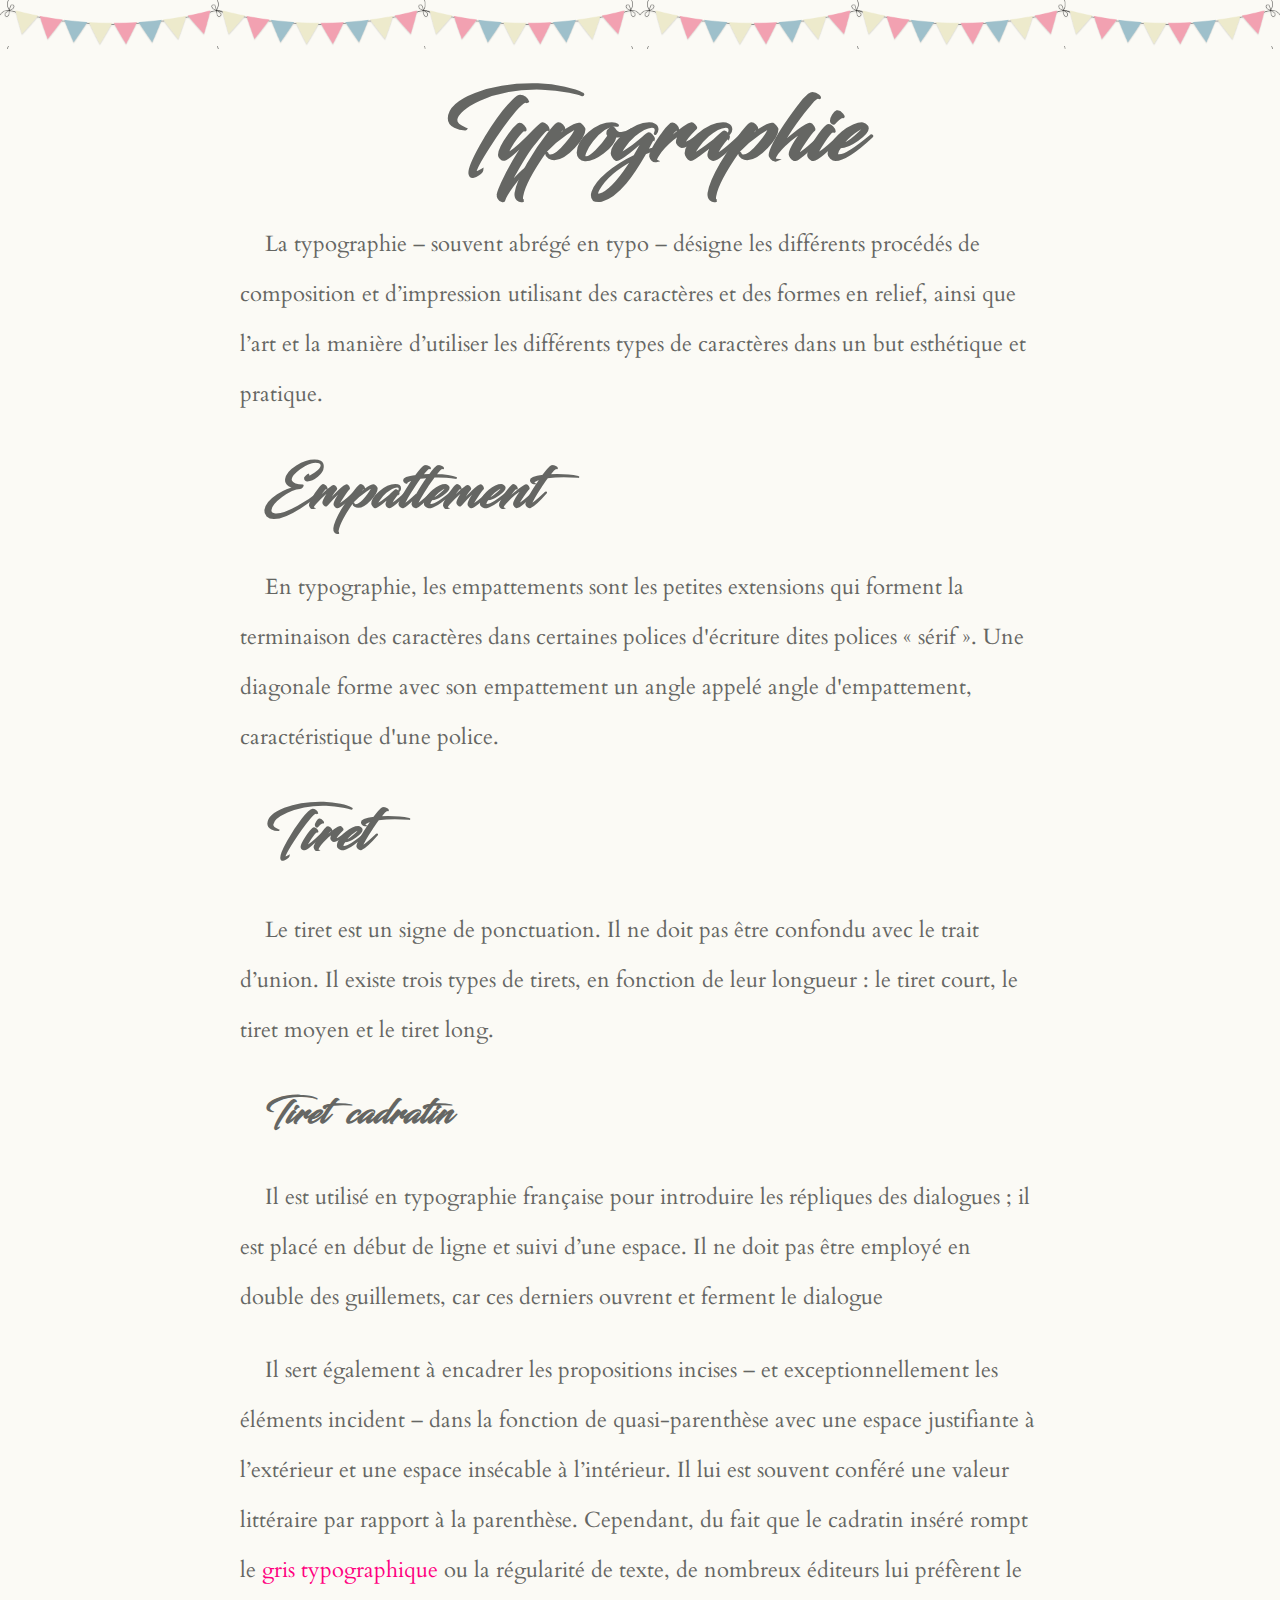
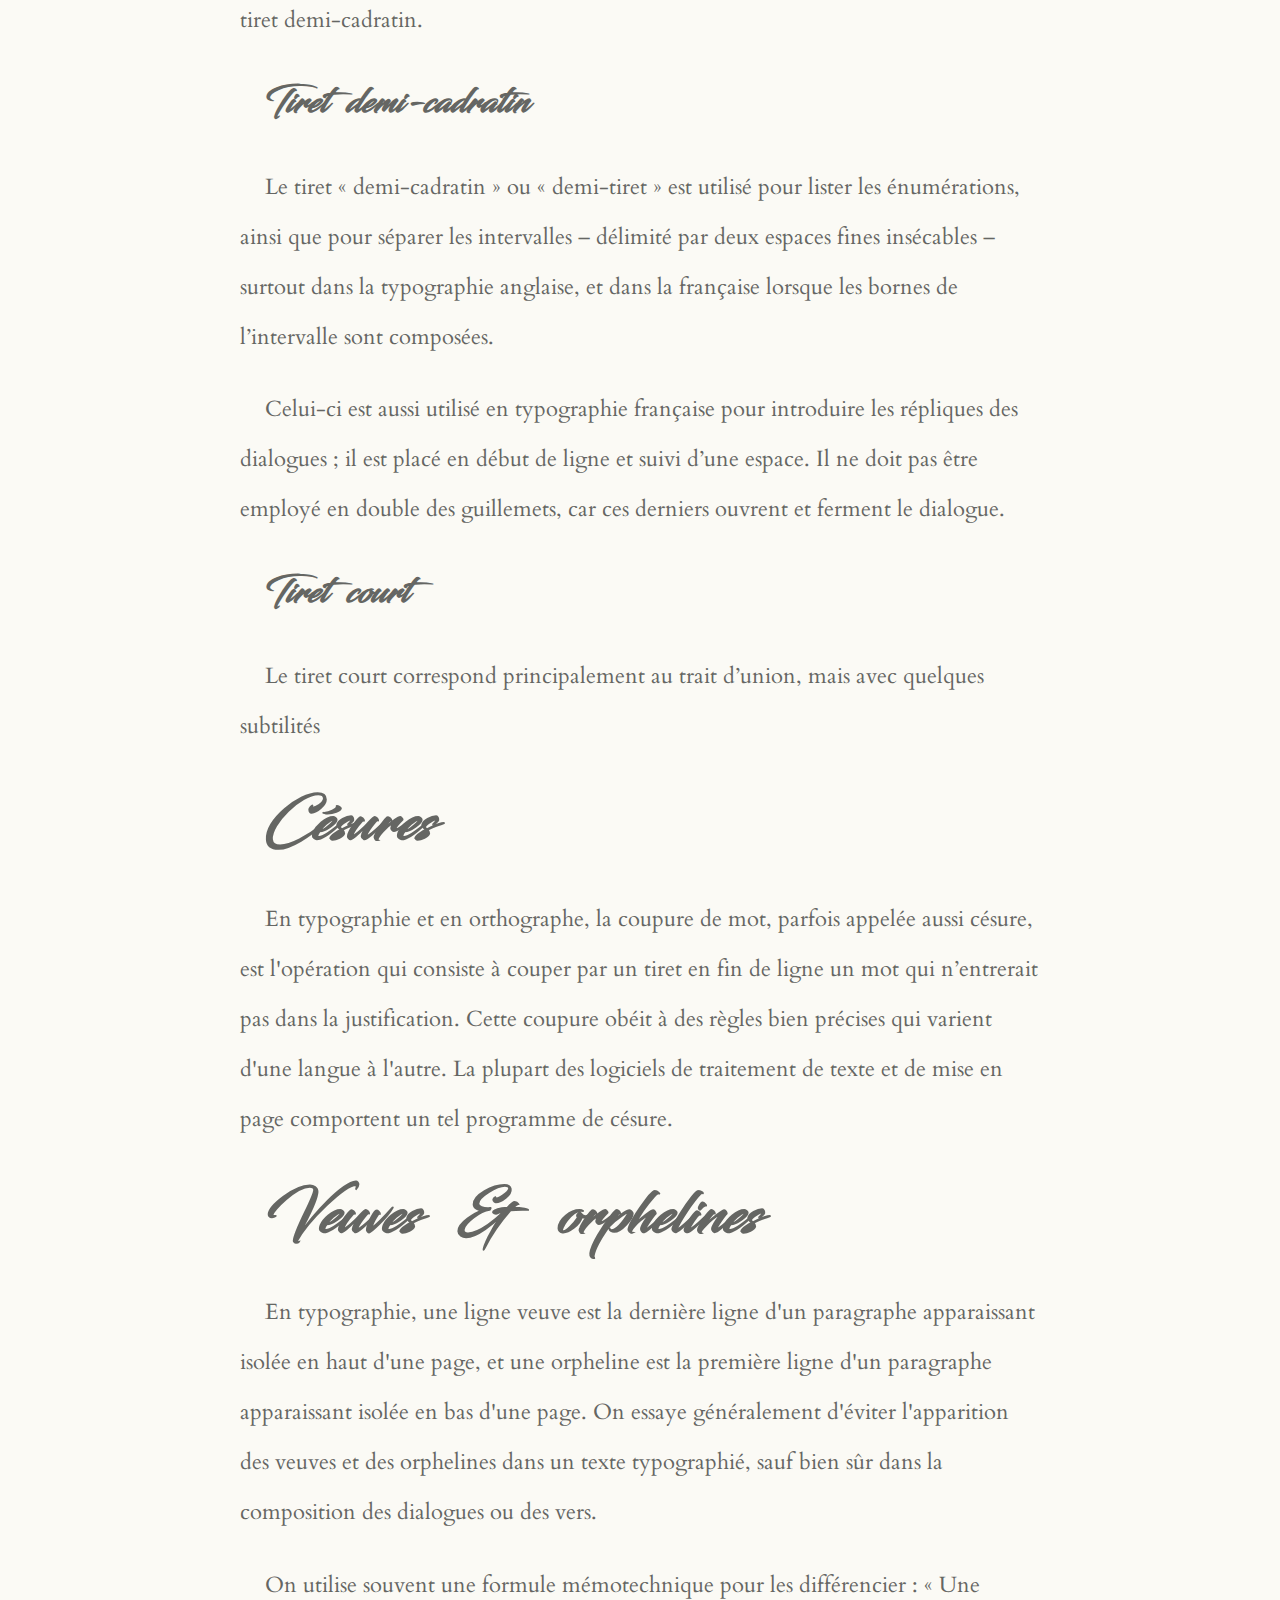
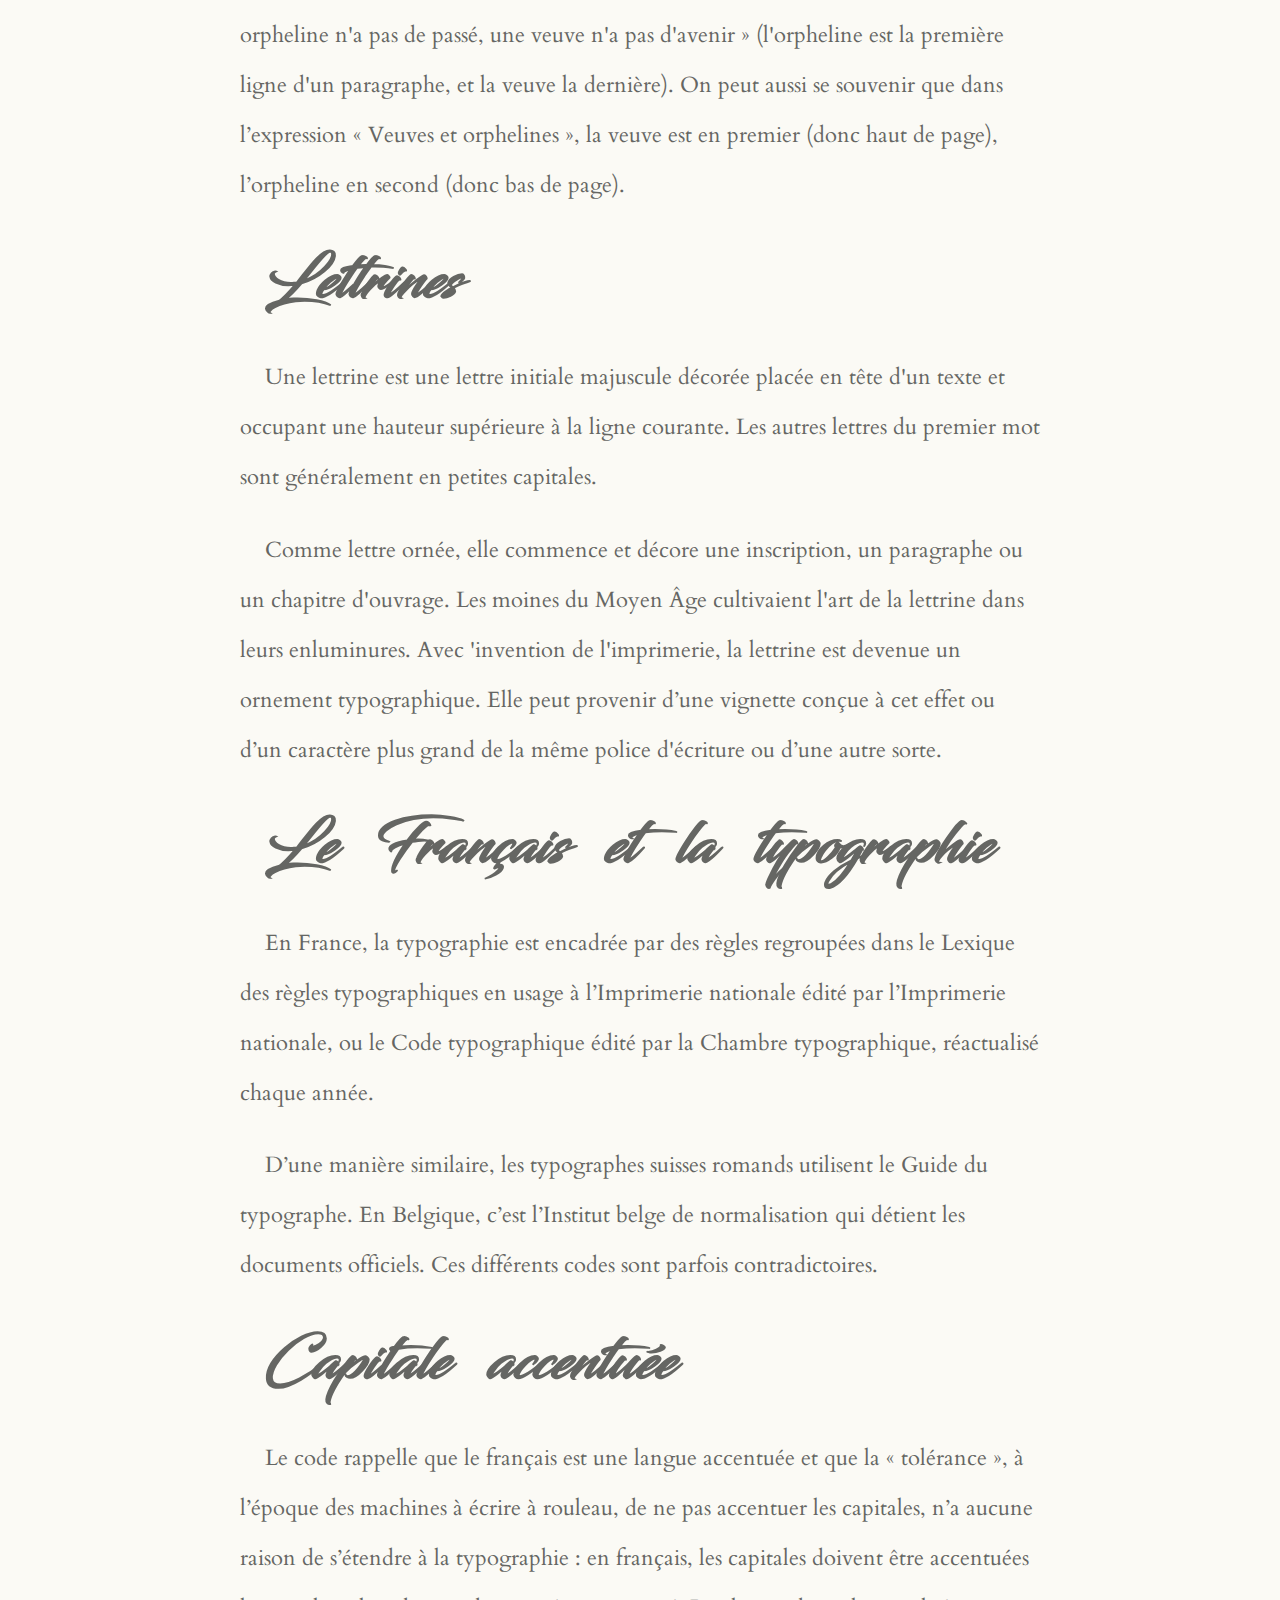
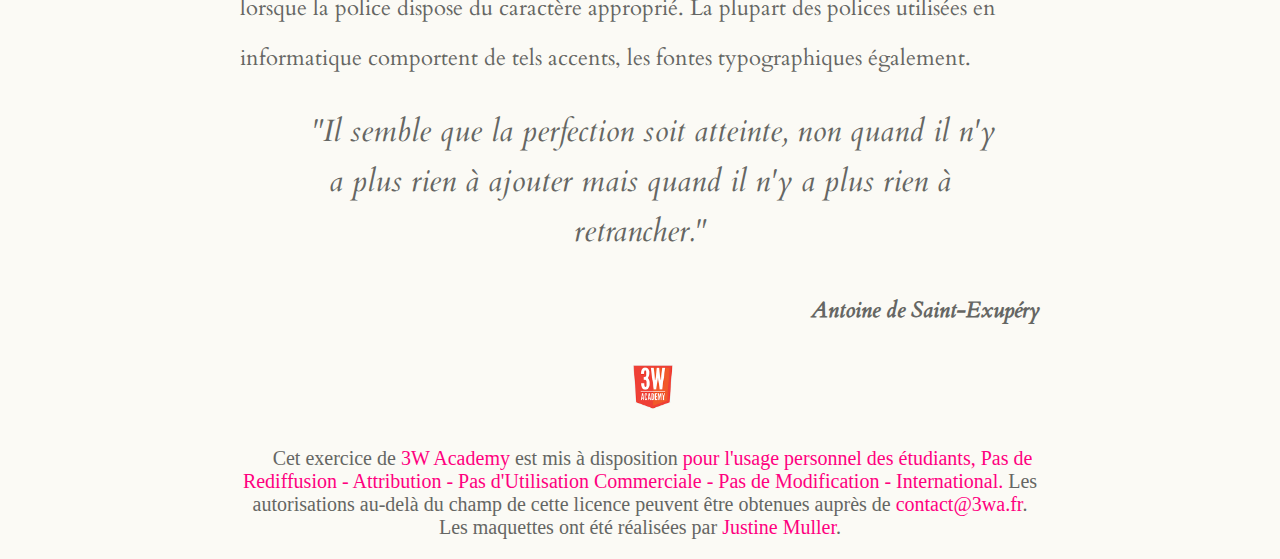
<file: M02 - Typography/index.html>
<!DOCTYPE html>
<html>
<head>
	<title>Typography</title>
	<link rel="stylesheet" type="text/css" href="style.css">
</head>
<body>
	<header class="bg">
	</header>
	<main class="container">
		<h1 >Typographie</h1>
		<p>La typographie – souvent abrégé en typo – désigne les différents procédés de composition et d’impression utilisant des caractères et des formes en relief, ainsi que l’art et la manière d’utiliser les différents types de caractères dans un but esthétique et pratique.</p>
		<h2>Empattement</h2>
		<p>En typographie, les empattements sont les petites extensions qui forment la terminaison des caractères dans certaines polices d'écriture dites polices « sérif ». Une diagonale forme avec son empattement un angle appelé angle d'empattement, caractéristique d'une police.</p>
		<h2>Tiret</h2>
		<p>Le tiret est un signe de ponctuation. Il ne doit pas être confondu avec le trait d’union. Il existe trois types de tirets, en fonction de leur longueur : le tiret court, le tiret moyen et le tiret long.</p>
		<h3>Tiret cadratin</h3>
		<p>Il est utilisé en typographie française pour introduire les répliques des dialogues ; il est placé en début de ligne et suivi d’une espace. Il ne doit pas être employé en double des guillemets, car ces derniers ouvrent et ferment le dialogue</p>
		<p>Il sert également à encadrer les propositions incises – et exceptionnellement les éléments incident – dans la fonction de quasi-parenthèse avec une espace justifiante à l’extérieur et une espace insécable à l’intérieur. Il lui est souvent conféré une valeur littéraire par rapport à la parenthèse. Cependant, du fait que le cadratin inséré rompt le <span>gris typographique</span> ou la régularité de texte, de nombreux éditeurs lui préfèrent le tiret demi-cadratin.</p>
		<h3>Tiret demi-cadratin</h3>
		<p>Le tiret « demi-cadratin » ou « demi-tiret » est utilisé pour lister les énumérations, ainsi que pour séparer les intervalles – délimité par deux espaces fines insécables – surtout dans la typographie anglaise, et dans la française lorsque les bornes de l’intervalle sont composées.</p>
		<p>Celui-ci est aussi utilisé en typographie française pour introduire les répliques des dialogues ; il est placé en début de ligne et suivi d’une espace. Il ne doit pas être employé en double des guillemets, car ces derniers ouvrent et ferment le dialogue.</p>
		<h3>Tiret court</h3>
		<p>Le tiret court correspond principalement au trait d’union, mais avec quelques subtilités</p>
		<h2>Césures</h2>
		<p>En typographie et en orthographe, la coupure de mot, parfois appelée aussi césure, est l'opération qui consiste à couper par un tiret en fin de ligne un mot qui n’entrerait pas dans la justification. Cette coupure obéit à des règles bien précises qui varient d'une langue à l'autre. La plupart des logiciels de traitement de texte et de mise en page comportent un tel programme de césure.</p>
		<h2>Veuves & orphelines</h2>
		<p>En typographie, une ligne veuve est la dernière ligne d'un paragraphe apparaissant isolée en haut d'une page, et une orpheline est la première ligne d'un paragraphe apparaissant isolée en bas d'une page. On essaye généralement d'éviter l'apparition des veuves et des orphelines dans un texte typographié, sauf bien sûr dans la composition des dialogues ou des vers.</p>
		<p>On utilise souvent une formule mémotechnique pour les différencier : « Une orpheline n'a pas de passé, une veuve n'a pas d'avenir » (l'orpheline est la première ligne d'un paragraphe, et la veuve la dernière). On peut aussi se souvenir que dans l’expression « Veuves et orphelines », la veuve est en premier (donc haut de page), l’orpheline en second (donc bas de page).</p>
		<h2>Lettrines</h2>
		<p>Une lettrine est une lettre initiale majuscule décorée placée en tête d'un texte et occupant une hauteur supérieure à la ligne courante. Les autres lettres du premier mot sont généralement en petites capitales.</p>
		<p>Comme lettre ornée, elle commence et décore une inscription, un paragraphe ou un chapitre d'ouvrage. Les moines du Moyen Âge cultivaient l'art de la lettrine dans leurs enluminures. Avec 'invention de l'imprimerie, la lettrine est devenue un ornement typographique. Elle peut provenir d’une vignette conçue à cet effet ou d’un caractère plus grand de la même police d'écriture ou d’une autre sorte.</p>
		<h2>Le Français et la typographie</h2>
		<p>En France, la typographie est encadrée par des règles regroupées dans le Lexique des règles typographiques en usage à l’Imprimerie nationale édité par l’Imprimerie nationale, ou le Code typographique édité par la Chambre typographique, réactualisé chaque année.</p>
		<p>D’une manière similaire, les typographes suisses romands utilisent le Guide du typographe. En Belgique, c’est l’Institut belge de normalisation qui détient les documents officiels. Ces différents codes sont parfois contradictoires.</p>
		<h2>Capitale accentuée</h2>
		<p>Le code rappelle que le français est une langue accentuée et que la « tolérance », à l’époque des machines à écrire à rouleau, de ne pas accentuer les capitales, n’a aucune raison de s’étendre à la typographie : en français, les capitales doivent être accentuées lorsque la police dispose du caractère approprié. La plupart des polices utilisées en informatique comportent de tels accents, les fontes typographiques également.</p>
		<p id="q">"Il semble que la perfection soit atteinte, non quand il n'y a plus rien à ajouter mais quand il n'y a plus rien à retrancher."</p>
		<h4>Antoine de Saint-Exupéry</h4>
	</main>
	<footer class="container">
		<img src="img/download.png">
		<p id="fp">Cet exercice de <a href="#">3W Academy</a> est mis à disposition <span>pour l'usage personnel des étudiants, Pas de Rediffusion - Attribution - Pas d'Utilisation Commerciale - Pas de Modification - International.</span>
		Les autorisations au-delà du champ de cette licence peuvent être obtenues auprès de <span>contact@3wa.fr</span>. Les maquettes ont été réalisées par <span>Justine Muller</span>.</p>
	</footer>

</body>
</html>
</file>
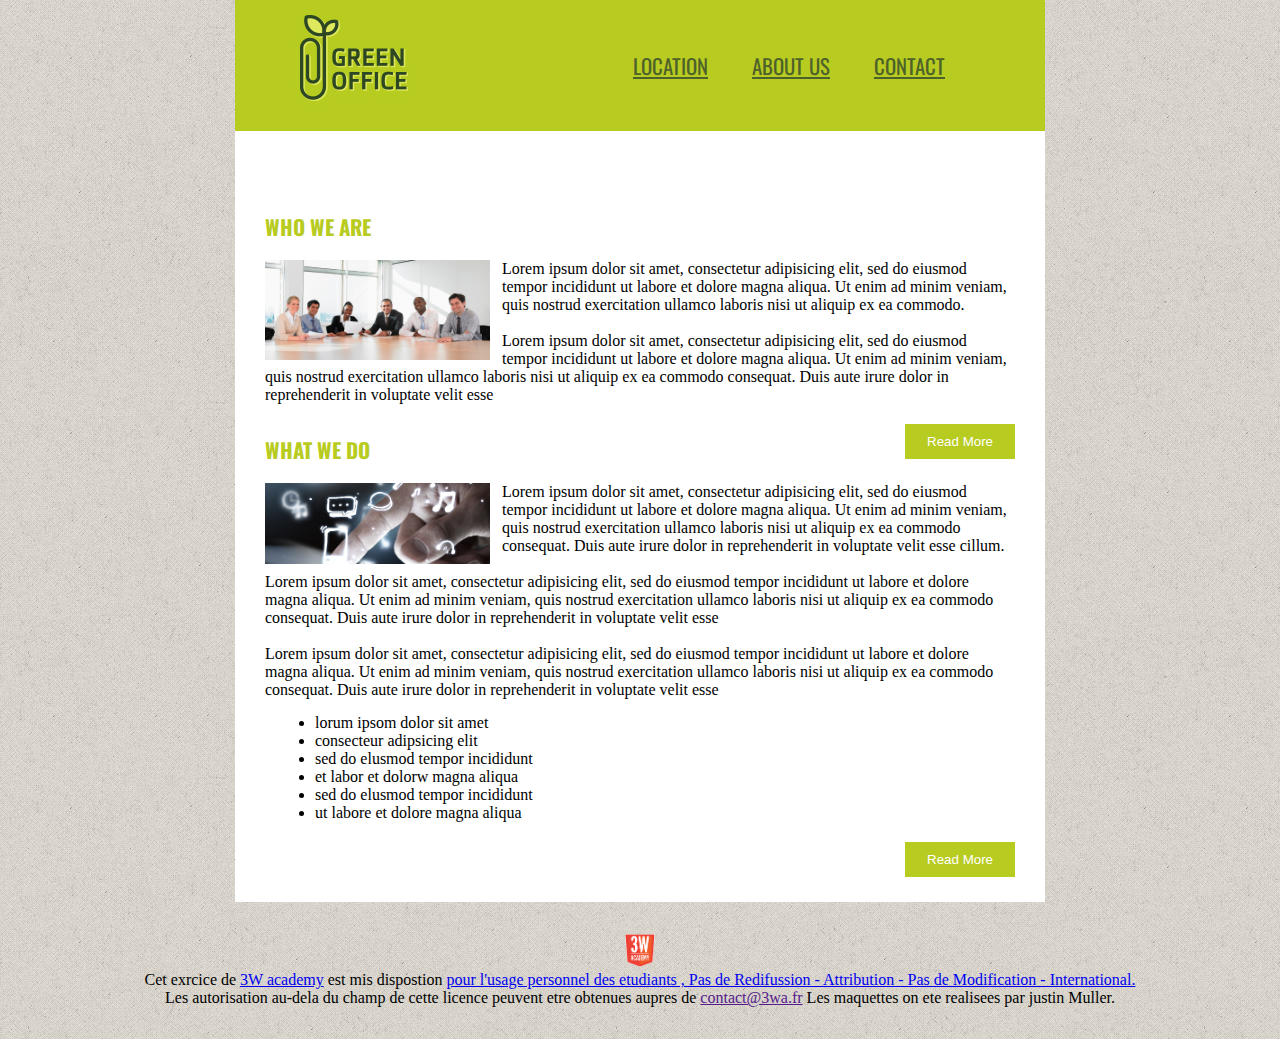
<file: M03 - Green Office/index.html>
<!DOCTYPE html>
<html>
<head>
	<meta charset="utf-8">
	<title>Green Office</title>
	<link rel="stylesheet" type="text/css" href="style.css">
	<link rel="stylesheet" href="https://use.fontawesome.com/releases/v5.6.3/css/all.css" integrity="sha384-UHRtZLI+pbxtHCWp1t77Bi1L4ZtiqrqD80Kn4Z8NTSRyMA2Fd33n5dQ8lWUE00s/" crossorigin="anonymous">
	<link href="https://fonts.googleapis.com/css?family=Oswald" rel="stylesheet">



</head>
<body >

	<header class="container">
		<h1><img src="img/logo.png"></h1>
		<nav>
			<a href="#">LOCATION</a>
			<a href="#">ABOUT US</a>
			<a href="#">CONTACT</a>
		</nav>
		
	</header>
	<main class="container">
		<article>
			<h2><i class="fab fa-pagelines"></i> WHO WE ARE</h2>
			<img src="img/who.jpg">
			<p>Lorem ipsum dolor sit amet, consectetur adipisicing elit, sed do eiusmod
			tempor incididunt ut labore et dolore magna aliqua. Ut enim ad minim veniam,
			quis nostrud exercitation ullamco laboris nisi ut aliquip ex ea commodo.</p>
			<br>
			<p>Lorem ipsum dolor sit amet, consectetur adipisicing elit, sed do eiusmod
			tempor incididunt ut labore et dolore magna aliqua. Ut enim ad minim veniam,
			quis nostrud exercitation ullamco laboris nisi ut aliquip ex ea commodo
			consequat. Duis aute irure dolor in reprehenderit in voluptate velit esse</p>
			<button>Read More</button>
		</article>
		<article>
			<h2><i class="fab fa-pagelines"></i> WHAT WE DO</h2>
			<img src="img/what.jpg">
			<p>Lorem ipsum dolor sit amet, consectetur adipisicing elit, sed do eiusmod
			tempor incididunt ut labore et dolore magna aliqua. Ut enim ad minim veniam,
			quis nostrud exercitation ullamco laboris nisi ut aliquip ex ea commodo
			consequat. Duis aute irure dolor in reprehenderit in voluptate velit esse
			cillum.</p>
			<br>
			<p>Lorem ipsum dolor sit amet, consectetur adipisicing elit, sed do eiusmod
			tempor incididunt ut labore et dolore magna aliqua. Ut enim ad minim veniam,
			quis nostrud exercitation ullamco laboris nisi ut aliquip ex ea commodo
			consequat. Duis aute irure dolor in reprehenderit in voluptate velit esse</p>
			<br>
			<p>Lorem ipsum dolor sit amet, consectetur adipisicing elit, sed do eiusmod
			tempor incididunt ut labore et dolore magna aliqua. Ut enim ad minim veniam,
			quis nostrud exercitation ullamco laboris nisi ut aliquip ex ea commodo
			consequat. Duis aute irure dolor in reprehenderit in voluptate velit esse</p>
			<ul>
				<li>lorum ipsom dolor sit amet</li>
				<li>consecteur adipsicing elit </li>
				<li>sed do elusmod tempor incididunt</li>
				<li>et labor et dolorw magna aliqua</li>
				<li>sed do elusmod tempor incididunt</li>
				<li>ut labore et dolore magna aliqua</li>
			</ul>
			<button>Read More</button>
		</article>		
	</main>

	<footer>
		<img src="img/download.png">
		<p>
			Cet exrcice de <a href="#">3W academy</a>  est mis dispostion <a href="#">pour l'usage personnel des etudiants , Pas de Redifussion - Attribution - Pas de  Modification - International.</a><br>  Les autorisation au-dela du champ de cette licence peuvent etre obtenues aupres de <a href="">contact@3wa.fr</a> Les maquettes on ete realisees par justin Muller.
		</p>
		
	</footer>

</body>
</html>
</file>
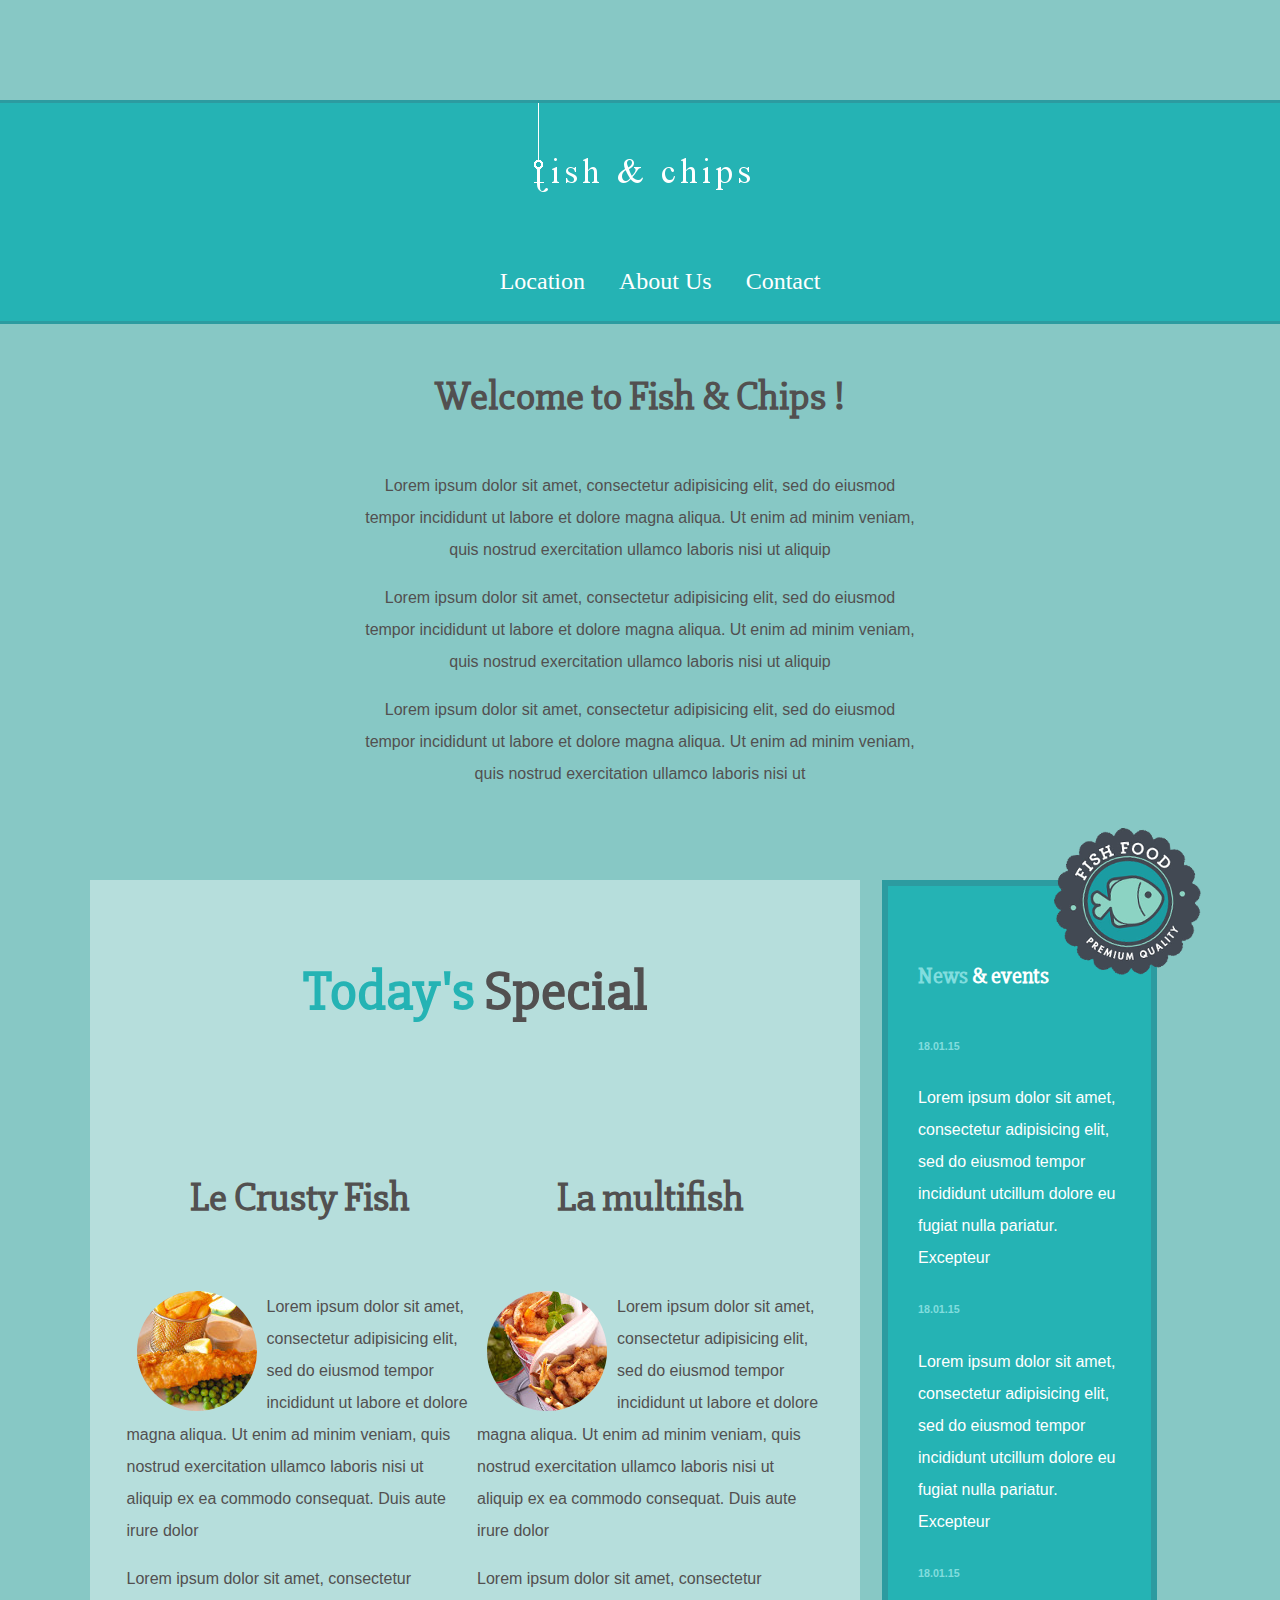
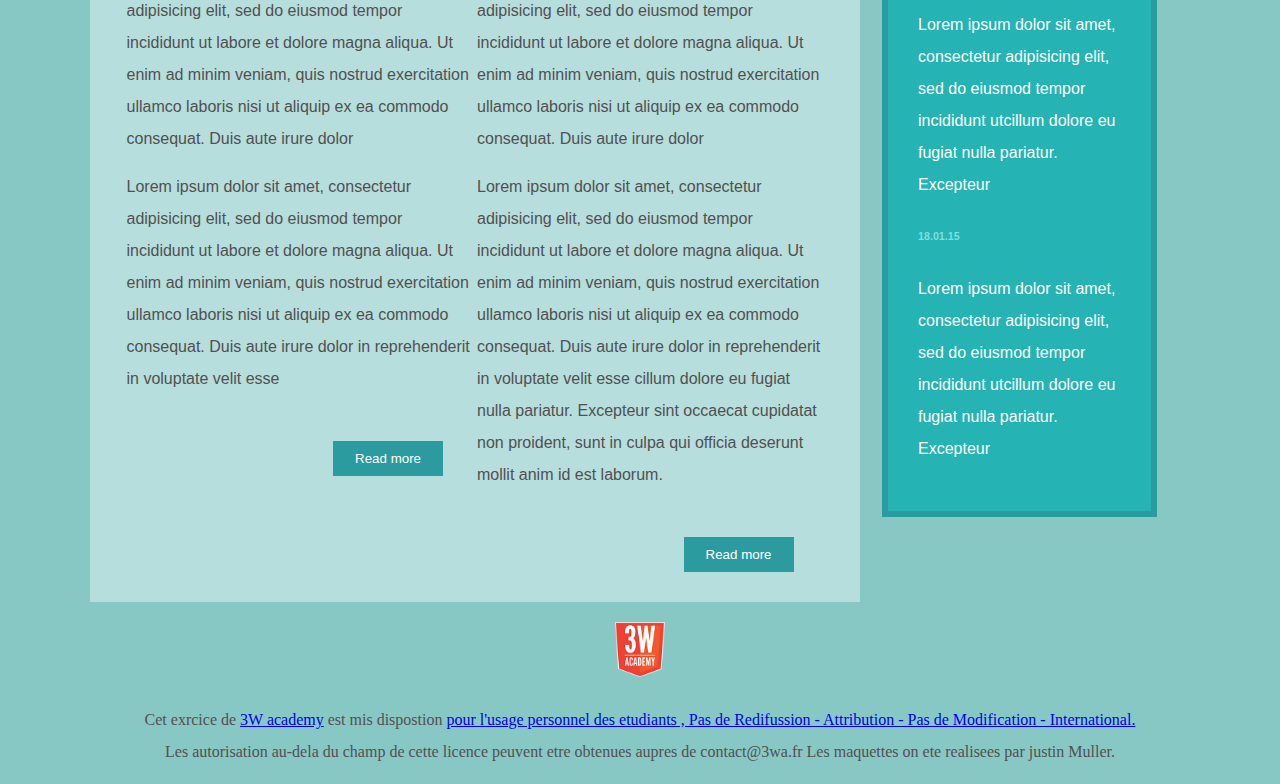
<file: M04 - Fish  Chips/index.html>
<!DOCTYPE html>
<html>
<head>
	<title>Fish & Ships</title>
	<link rel="stylesheet" type="text/css" href="style.css">
	<link rel="stylesheet" href="https://use.fontawesome.com/releases/v5.6.3/css/all.css" integrity="sha384-UHRtZLI+pbxtHCWp1t77Bi1L4ZtiqrqD80Kn4Z8NTSRyMA2Fd33n5dQ8lWUE00s/" crossorigin="anonymous">
	<link href="https://fonts.googleapis.com/css?family=Slabo+27px" rel="stylesheet">

</head>
<body>
	<header>
		<h1><img src="img/logo.png"></h1>
		<nav>
			<ul>
				<li><a href="#">Location</a></li>
				<li><a href="#">About Us</a></li>
				<li><a href="#">Contact</a></li>
			</ul>
		</nav>
		
	</header>
	<main>
		<article class="ar1" >
			<h2> Welcome to Fish & Chips !</h2>
			<p>Lorem ipsum dolor sit amet, consectetur adipisicing elit, sed do eiusmod
			tempor incididunt ut labore et dolore magna aliqua. Ut enim ad minim veniam,
			quis nostrud exercitation ullamco laboris nisi ut aliquip</p>
			<p>Lorem ipsum dolor sit amet, consectetur adipisicing elit, sed do eiusmod
			tempor incididunt ut labore et dolore magna aliqua. Ut enim ad minim veniam,
			quis nostrud exercitation ullamco laboris nisi ut aliquip </p>
			<p>Lorem ipsum dolor sit amet, consectetur adipisicing elit, sed do eiusmod
			tempor incididunt ut labore et dolore magna aliqua. Ut enim ad minim veniam,
			quis nostrud exercitation ullamco laboris nisi ut </p>
		</article>
		<section id="div">
			<h3><span>Today's </span>Special</h3>
			<article >
				<h4><i class="fas fa-tint"></i> Le Crusty Fish <i class="fas fa-tint"></i></h4>
				<img src="img/recipe1.jpg">
				<p>Lorem ipsum dolor sit amet, consectetur adipisicing elit, sed do eiusmod
				tempor incididunt ut labore et dolore magna aliqua. Ut enim ad minim veniam,
				quis nostrud exercitation ullamco laboris nisi ut aliquip ex ea commodo
				consequat. Duis aute irure dolor</p>
				<p>Lorem ipsum dolor sit amet, consectetur adipisicing elit, sed do eiusmod
				tempor incididunt ut labore et dolore magna aliqua. Ut enim ad minim veniam,
				quis nostrud exercitation ullamco laboris nisi ut aliquip ex ea commodo
				consequat. Duis aute irure dolor</p>
				<p>Lorem ipsum dolor sit amet, consectetur adipisicing elit, sed do eiusmod
				tempor incididunt ut labore et dolore magna aliqua. Ut enim ad minim veniam,
				quis nostrud exercitation ullamco laboris nisi ut aliquip ex ea commodo
				consequat. Duis aute irure dolor in reprehenderit in voluptate velit esse</p>
				<button>Read more <i class="fas fa-plus-circle"></i></button>
			</article>
			<article >
				<h4><i class="fas fa-tint"></i> La multifish <i class="fas fa-tint"></i></h4>
				<img src="img/recipe2.jpg">
				<p>Lorem ipsum dolor sit amet, consectetur adipisicing elit, sed do eiusmod
				tempor incididunt ut labore et dolore magna aliqua. Ut enim ad minim veniam,
				quis nostrud exercitation ullamco laboris nisi ut aliquip ex ea commodo
				consequat. Duis aute irure dolor</p>
				<p>Lorem ipsum dolor sit amet, consectetur adipisicing elit, sed do eiusmod
				tempor incididunt ut labore et dolore magna aliqua. Ut enim ad minim veniam,
				quis nostrud exercitation ullamco laboris nisi ut aliquip ex ea commodo
				consequat. Duis aute irure dolor</p>
				<p>Lorem ipsum dolor sit amet, consectetur adipisicing elit, sed do eiusmod
				tempor incididunt ut labore et dolore magna aliqua. Ut enim ad minim veniam,
				quis nostrud exercitation ullamco laboris nisi ut aliquip ex ea commodo
				consequat. Duis aute irure dolor in reprehenderit in voluptate velit esse
				cillum dolore eu fugiat nulla pariatur. Excepteur sint occaecat cupidatat non
				proident, sunt in culpa qui officia deserunt mollit anim id est laborum.</p>
				<button>Read more <i class="fas fa-plus-circle"></i></button>
			</article>
		</section>
		<aside id="">
			<img src="img/vignette.png">
			<h5><span>News</span> & events</h5>
			<h6><i class="fas fa-comment"></i> 18.01.15</h6>
			<P>Lorem ipsum dolor sit amet, consectetur adipisicing elit, sed do eiusmod
			tempor incididunt utcillum dolore eu fugiat nulla pariatur. Excepteur </P>
			<h6><i class="fas fa-comment"></i> 18.01.15</h6>
			<P>Lorem ipsum dolor sit amet, consectetur adipisicing elit, sed do eiusmod
			tempor incididunt utcillum dolore eu fugiat nulla pariatur. Excepteur </P>
			<h6><i class="fas fa-comment"></i> 18.01.15</h6>
			<P>Lorem ipsum dolor sit amet, consectetur adipisicing elit, sed do eiusmod
			tempor incididunt utcillum dolore eu fugiat nulla pariatur. Excepteur </P>
			<h6><i class="fas fa-comment"></i> 18.01.15</h6>
			<P>Lorem ipsum dolor sit amet, consectetur adipisicing elit, sed do eiusmod
			tempor incididunt utcillum dolore eu fugiat nulla pariatur. Excepteur </P>
		</aside>
		
	</main>
	<footer>
		<img src="img/download.png">
		<p>
			Cet exrcice de <a href="#">3W academy</a>  est mis dispostion <a href="#">pour l'usage personnel des etudiants , Pas de Redifussion - Attribution - Pas de  Modification - International.</a><br>  Les autorisation au-dela du champ de cette licence peuvent etre obtenues aupres de contact@3wa.fr Les maquettes on ete realisees par justin Muller.
		</p>
		
	</footer>

</body>
</html>
</file>
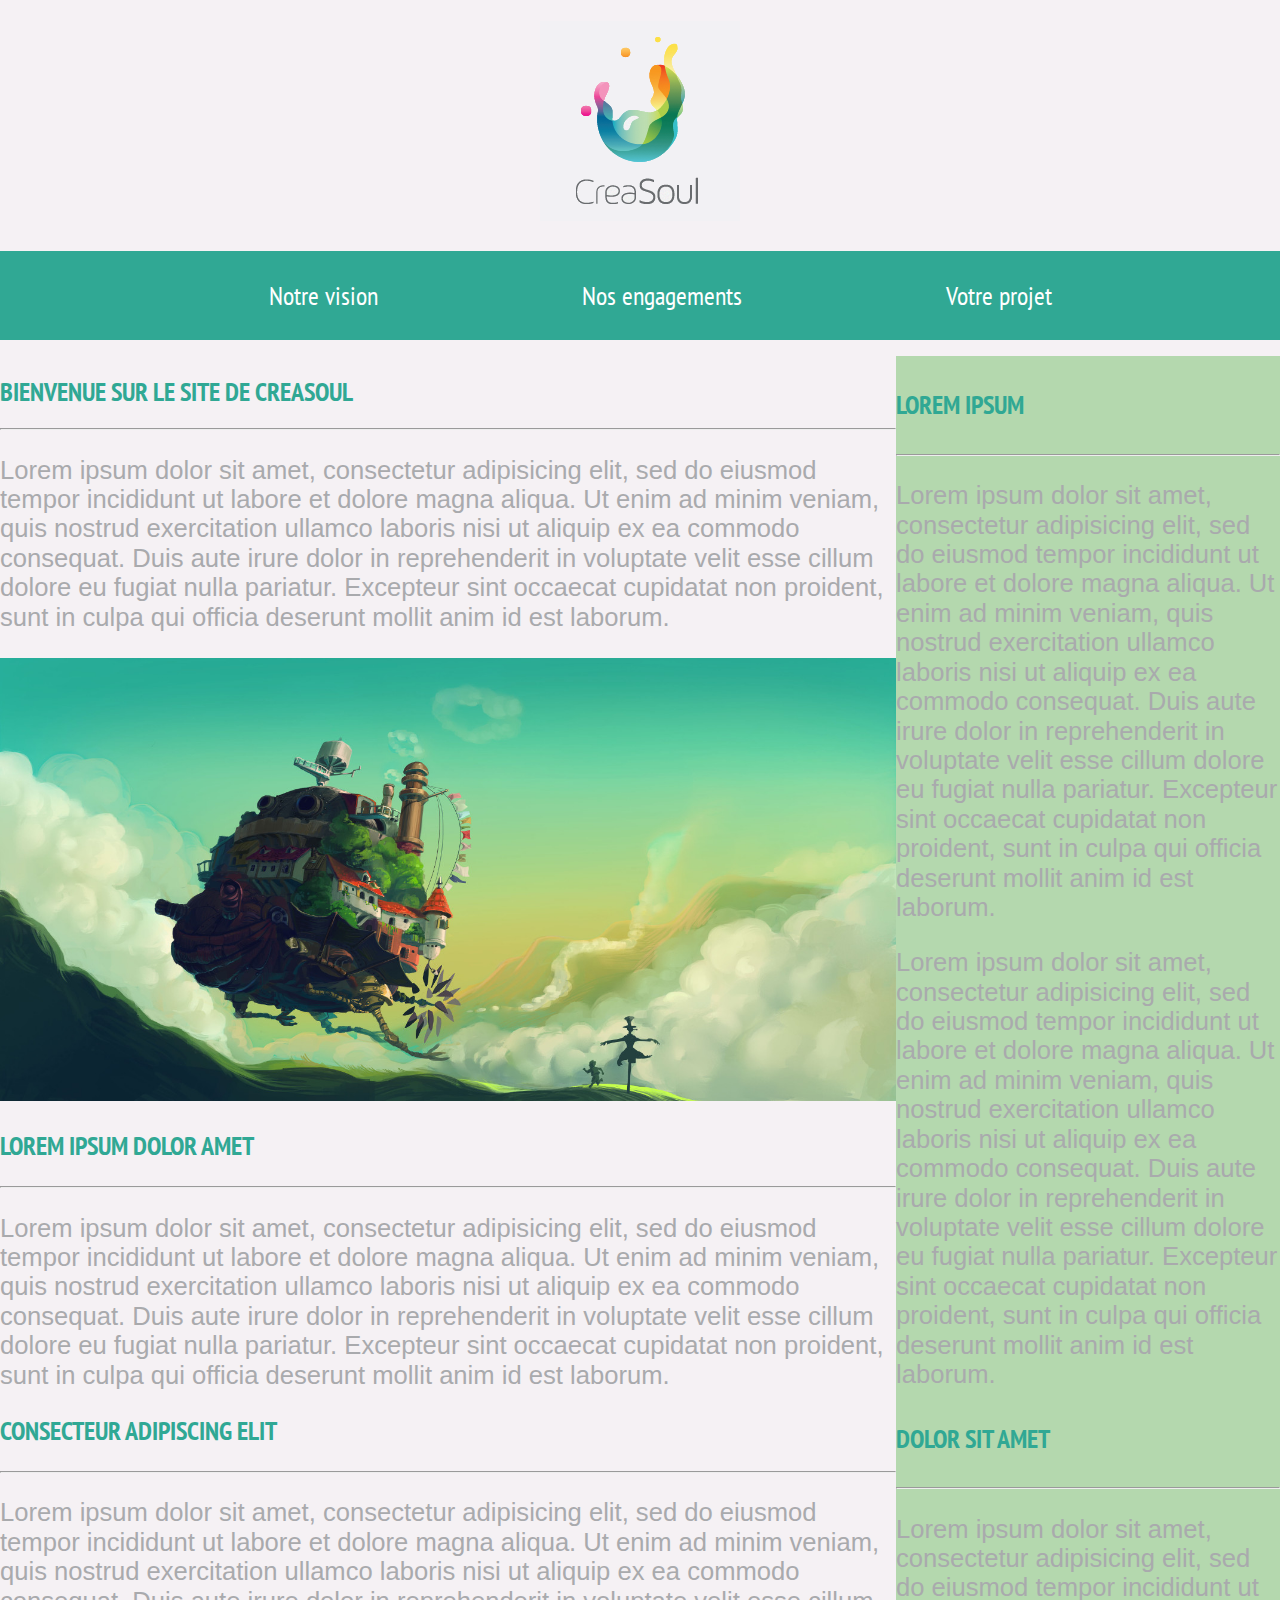
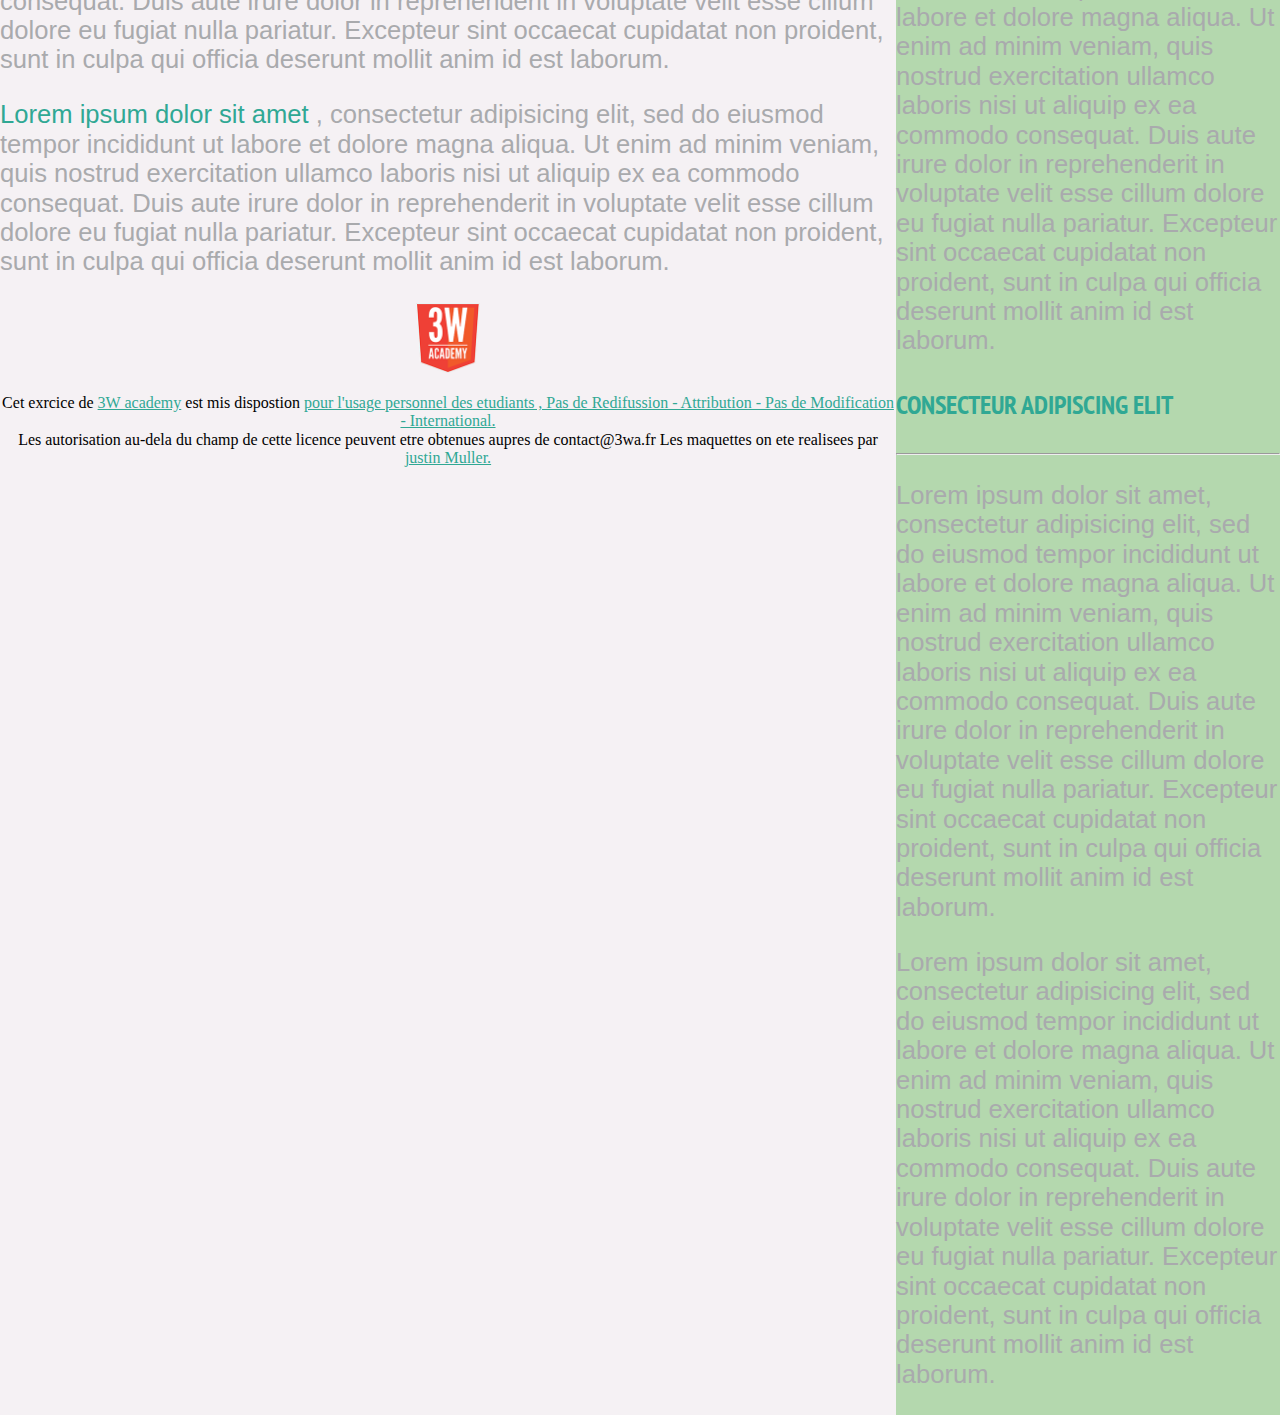
<file: M08 - Creasoul/index.html>
<!DOCTYPE html>
<html>
<head>
	<title>Creasoul</title>
	
	<link rel="stylesheet" type="text/css" href="mobile.css">
	<link rel="stylesheet" type="text/css" href="desktop.css">
	<link rel="stylesheet" type="text/css" href="tablet.css">
	<link rel="stylesheet" type="text/css" href="normalize.css">
	<link href="https://fonts.googleapis.com/css?family=PT+Sans+Narrow" rel="stylesheet">

</head>
<body>
	<header>
		<h1><img src="img/logo.png"></h1>
		<nav>
			<ul>
				<li><a href="#">Notre vision</a></li>
				<li><a href="#">Nos engagements</a></li>
				<li><a href="#">Votre projet</a></li>
			</ul>
		</nav>
	</header>
	<main>
		<section>
			<article class="ar">
			<h2>BIENVENUE SUR LE SITE DE CREASOUL</h2>
			<hr>
			<p>Lorem ipsum dolor sit amet, consectetur adipisicing elit, sed do eiusmod
			tempor incididunt ut labore et dolore magna aliqua. Ut enim ad minim veniam,
			quis nostrud exercitation ullamco laboris nisi ut aliquip ex ea commodo
			consequat. Duis aute irure dolor in reprehenderit in voluptate velit esse
			cillum dolore eu fugiat nulla pariatur. Excepteur sint occaecat cupidatat non
			proident, sunt in culpa qui officia deserunt mollit anim id est laborum.</p>
			<picture>
				<source srcset="img/illu-mobile.jpg" media="(max-width: 768px)">
				<source srcset="img/illu-tablette.jpg" media="(max-width: 1024px)" >
				<img src="img/illu.jpg">
			</picture>
		</article>
		<article class="ar">
			<h3>LOREM IPSUM DOLOR AMET</h3>
			<hr>
			<p>Lorem ipsum dolor sit amet, consectetur adipisicing elit, sed do eiusmod
			tempor incididunt ut labore et dolore magna aliqua. Ut enim ad minim veniam,
			quis nostrud exercitation ullamco laboris nisi ut aliquip ex ea commodo
			consequat. Duis aute irure dolor in reprehenderit in voluptate velit esse
			cillum dolore eu fugiat nulla pariatur. Excepteur sint occaecat cupidatat non
			proident, sunt in culpa qui officia deserunt mollit anim id est laborum.</p>
		</article>
		<article class="ar">
			<h3>CONSECTEUR ADIPISCING ELIT</h3>
			<hr>
			<p>Lorem ipsum dolor sit amet, consectetur adipisicing elit, sed do eiusmod
			tempor incididunt ut labore et dolore magna aliqua. Ut enim ad minim veniam,
			quis nostrud exercitation ullamco laboris nisi ut aliquip ex ea commodo
			consequat. Duis aute irure dolor in reprehenderit in voluptate velit esse
			cillum dolore eu fugiat nulla pariatur. Excepteur sint occaecat cupidatat non
			proident, sunt in culpa qui officia deserunt mollit anim id est laborum.</p>
			<p> <span>Lorem ipsum dolor sit amet</span> , consectetur adipisicing elit, sed do eiusmod
			tempor incididunt ut labore et dolore magna aliqua. Ut enim ad minim veniam,
			quis nostrud exercitation ullamco laboris nisi ut aliquip ex ea commodo
			consequat. Duis aute irure dolor in reprehenderit in voluptate velit esse
			cillum dolore eu fugiat nulla pariatur. Excepteur sint occaecat cupidatat non
			proident, sunt in culpa qui officia deserunt mollit anim id est laborum.</p>
		</article>
		</section>
		<aside>
			<article>
				<h4>LOREM IPSUM</h4>
				<hr>
				<p>Lorem ipsum dolor sit amet, consectetur adipisicing elit, sed do eiusmod
				tempor incididunt ut labore et dolore magna aliqua. Ut enim ad minim veniam,
				quis nostrud exercitation ullamco laboris nisi ut aliquip ex ea commodo
				consequat. Duis aute irure dolor in reprehenderit in voluptate velit esse
				cillum dolore eu fugiat nulla pariatur. Excepteur sint occaecat cupidatat non
				proident, sunt in culpa qui officia deserunt mollit anim id est laborum.</p>
				<p>Lorem ipsum dolor sit amet, consectetur adipisicing elit, sed do eiusmod
				tempor incididunt ut labore et dolore magna aliqua. Ut enim ad minim veniam,
				quis nostrud exercitation ullamco laboris nisi ut aliquip ex ea commodo
				consequat. Duis aute irure dolor in reprehenderit in voluptate velit esse
				cillum dolore eu fugiat nulla pariatur. Excepteur sint occaecat cupidatat non
				proident, sunt in culpa qui officia deserunt mollit anim id est laborum.</p>
			</article>
			<article>
				<h4>DOLOR SIT AMET</h4>
				<hr>
				<p>Lorem ipsum dolor sit amet, consectetur adipisicing elit, sed do eiusmod
				tempor incididunt ut labore et dolore magna aliqua. Ut enim ad minim veniam,
				quis nostrud exercitation ullamco laboris nisi ut aliquip ex ea commodo
				consequat. Duis aute irure dolor in reprehenderit in voluptate velit esse
				cillum dolore eu fugiat nulla pariatur. Excepteur sint occaecat cupidatat non
				proident, sunt in culpa qui officia deserunt mollit anim id est laborum.</p>
			</article>
			<article>
				<h4>CONSECTEUR ADIPISCING ELIT</h4>
				<hr>
				<p>Lorem ipsum dolor sit amet, consectetur adipisicing elit, sed do eiusmod
				tempor incididunt ut labore et dolore magna aliqua. Ut enim ad minim veniam,
				quis nostrud exercitation ullamco laboris nisi ut aliquip ex ea commodo
				consequat. Duis aute irure dolor in reprehenderit in voluptate velit esse
				cillum dolore eu fugiat nulla pariatur. Excepteur sint occaecat cupidatat non
				proident, sunt in culpa qui officia deserunt mollit anim id est laborum.</p>
				<p>Lorem ipsum dolor sit amet, consectetur adipisicing elit, sed do eiusmod
				tempor incididunt ut labore et dolore magna aliqua. Ut enim ad minim veniam,
				quis nostrud exercitation ullamco laboris nisi ut aliquip ex ea commodo
				consequat. Duis aute irure dolor in reprehenderit in voluptate velit esse
				cillum dolore eu fugiat nulla pariatur. Excepteur sint occaecat cupidatat non
				proident, sunt in culpa qui officia deserunt mollit anim id est laborum.</p>
			</article>
		</aside>
	</main>
	<footer>
		<img src="img/download.png">
		<p>
			Cet exrcice de <a href="#">3W academy</a>  est mis dispostion <a href="#">pour l'usage personnel des etudiants , Pas de Redifussion - Attribution - Pas de  Modification - International.</a><br>  Les autorisation au-dela du champ de cette licence peuvent etre obtenues aupres de contact@3wa.fr Les maquettes on ete realisees par <a href="#">justin Muller.</a> 
		</p>
	</footer>

</body>
</html>
</file>
<file: M02 - Typography/style.css>
@font-face {
  font-family: Blacksword;
  src: url(fonts/Blacksword.otf);
}
@font-face {
	font-family: cardo-bold;
	src: url(fonts/cardo/cardo-bold.woff);
}
@font-face {
	font-family: cardo-italic;
	src: url(fonts/cardo/cardo-italic.woff);
}
@font-face {
	font-family: cardo-regular;
	src: url(fonts/cardo/cardo-regular.woff);
}
body{
	font-size: 1.4em;
	line-height : 50px;
	text-indent : 25px;
	background-color:#FBFAF5;
	color: #656663;
	padding: 0;
	margin: 0;
}
.bg{
	background-image:url(img/bunting.png);
	background-size: 50%;
	height: 49px;
} 
.container{
	clear: both;
	max-width: 800px;
	margin: auto;
}
h1,h2,h3{
	font-family: Blacksword;
}
h1{
	text-align: center;
	font-size: 4em;
}
h2{
	font-size: 2.5em;
	word-spacing : 25px;
}
h3{
	font-size: 1.5em !important;
	word-spacing : 10px;
}
p{
	font-family: cardo-regular;
	text-align: left;
}
span{
	color: #ff007f;
}
#q{
	font-family: cardo-italic;
	font-size: 1.4em;
    line-height: 50px;
    text-indent: 25px;
    text-align: center;
    width:90%;
    margin:auto;
}
h4{
	float: right;
	font-family: cardo-italic;
}
footer{
	clear: both;
	text-align: center;
}
footer img{
	width:5%;
}
#fp a{
	color: #ff007f;
	text-decoration-line: none;
}
#fp{
	font-size: 20px;
	text-align: center;
	line-height: normal;
	font-family: none;
}
</file>
<file: M03 - Green Office/style.css>
*{
	margin: 0;
	padding: 0;
}
header{
	background-color: #B8CB21;
	width: 100%;
	padding: 0px 30px;
}

nav,h1{
	display: inline-block;
}
nav a{
	font-family: 'Oswald', sans-serif;
	font-size: 1.3em;
	color: #4D612A;
	margin: 0 20px;
}
nav {
   float: right;
   margin: 50px;
}
article a{
	font-family: 'Oswald', sans-serif;
	font-size: 1.3em;
	color: #4D612A;
	margin: 20px;
}
footer p{
	text-align: center;
	width: 100%;
}
.container {
	max-width: 750px;
	margin: 0 auto;

}
body{
	background-image:url(img/fond.png);
	
}
main{
	padding: 50px 30px;
}
article{
	margin: 30px 0;
}
ul{
	margin-top: 15px;
	margin-left: 50px;
}

article img{
	display: inline-block;
	width: 30%;
	float: left;
	margin-right: 12px;
}
h2{
	font-family: 'Oswald', sans-serif;
	font-size: 1.3em;
	color: #B8CB21;
	margin-bottom: 18px;
}
button{
	float: right;
	background-color: #B8CB21;
	border: none;
	color: white;
	padding: 10px 22px;
	text-align: center;
	margin-top: 20px;

}
main {
	background: white;
}
footer img{
	width: 30px;
}
footer{
	text-align: center;
	padding: 32px 0;
}
</file>
<file: M04 - Fish  Chips/style.css>
*{
	box-sizing: border-box; 
	outline: none; /*border automatique 0*/
}
body{
	background-color: #87C8C5;
	margin: 0;
	font-size: 1em;
	line-height: 2 ;
}
header{
	background-color: #25B3B4;
	width: 100%;
	text-align: center;
	border-top: 3px #2C9BA0 solid ;
	border-bottom: 3px #2C9BA0 solid ;
	margin-top: 100px;
}
h1{
	margin: 0;
}
.ar1{
	margin-bottom: 90px;
}
ul{
	list-style: none;
}
li{
	display: inline-block;
	margin: 0 15px;
}
nav a{
	text-decoration: none;
	color: #ffffff;
	font-size: 1.5em;
}
/*Main*/
main {
	min-width: 800px;
	max-width: 1100px;
	margin: 0 auto;
}
article{
	text-align: center;
	width: 50%;
	margin: 0 auto;
	font-family: 'Open Sans', sans-serif;
}
main img{
	float: left;
	margin: 0 10px;
}
h2{
	font-family: 'Slabo 27px', serif;
	font-size: 2.5em;
	color: #525050;
}
p{
	color: #525050;
}
 span,section i{
	color: #25B3B4;
}
h3{
	text-align: center;
	font-family: 'Slabo 27px', serif;
	font-size: 3.5em;
	color: #525050;


}
h4{
	text-align: center;
	font-family: 'Slabo 27px', serif;
	font-size: 2.5em;
	color: #525050;
}
h5{
	font-family: 'Slabo 27px', serif;
}
h6,h5 span{
	color: #81ddde;
}
/*common div*/
section {
	display: inline-block;
	width: 70%;
	text-align: center;
	background-color: #B6DEDC;
	vertical-align: top;
}
section article{
	text-align: left;
	display: inline-block;
	width: 45%;
	font-family: 'Open Sans', sans-serif;
	vertical-align: top;
	color: #525050;

}
button{
	float: right;
	background-color: #2C9BA0;
	border: none;
	color: white;
	padding: 10px 22px;
	text-align: center;
	margin: 30px;
}
button i{
	color: #ffffff;
}
aside {
	color: #ffffff;
	display: inline-block;
	width: 25%;
	border: 6px solid #2C9BA0;
	background-color: #25B3B4;
	font-family: 'Open Sans', sans-serif;
	padding: 30px;
	margin: 0 18px;
}
aside h5 
{
	text-align: left;
	font-size: 1.4em;
}
aside p{
	color: #ffffff
}
section img{
	border-radius: 50%;
}
aside img {
	margin: -90px 135px;
}

#aside{
	width: 70px;
}
/*Footer*/
footer{
	text-align: center;
	margin-top: 20px;
}
footer img{
	width: 50px;

}
</file>
<file: M08 - Creasoul/mobile.css>
@media screen and (max-width: 768px) {
  body {
    background-color: #F5F1F4;
  }
  header{
  	text-align: center;
  }
  nav{
  	background-color: #30A894;
  }
  ul{
  	list-style: none;
  }
  li{
  	padding: 30px;
  }
 header a{
 	list-style: none;
 	text-decoration-line: none;
 	color: white;
 	font-family: 'PT Sans Narrow', sans-serif;
 	font-size: 1.6rem;
 }
 h2,h3,h4{
 	font-family: 'PT Sans Narrow', sans-serif;
 	font-size: 1.6rem;
 	color: #30A894;
 }
 p{
 	font-family: 'Open Sans', sans-serif;
 	font-size: 1.6rem;
 	color: #A9AAAD;
 }
 aside{
 	display: none;
 }
  footer{
  	text-align: center;
 }
 footer a ,span{
 	color: #30A894;
 }
 footer img{
 	width: 5%;
 }
}
</file>
<file: M08 - Creasoul/desktop.css>
@media screen and (min-width: 1024px) {
    body {
    background-color: #F5F1F4;
  }
  header{
  	text-align: center;
  }
  nav{
  	background-color: #30A894;
  }
  ul{
  	list-style: none;
  }
  li{
  	padding: 30px 100px;
  	display: inline-block;
  }
 header a{
 	list-style: none;
 	text-decoration-line: none;
 	color: white;
 	font-family: 'PT Sans Narrow', sans-serif;
 	font-size: 1.6rem;
 }
 h2,h3,h4{
 	font-family: 'PT Sans Narrow', sans-serif;
 	font-size: 1.6rem;
 	color: #30A894;
 }
 article p{
 	font-family: 'Open Sans', sans-serif;
 	font-size: 1.6rem;
 	color: #A9AAAD;
 	vertical-align: top;
 }
 section{
 	display: inline-block;
 	width: 70%;
 	vertical-align: top;
 }
 section img {
 	width: 100%;
 }
 aside{
 	background-color: #B4D8AE;
 	display: inline-block;
 	width:30%;
 	vertical-align: top;
 	float: right;
 }
  footer{
  	text-align: center;
 }
 footer a ,span{
 	color: #30A894;
 }
 footer img{
 	width: 5%;
 }
}
</file>
<file: M08 - Creasoul/tablet.css>
@media all and (min-width: 768px) and (max-width: 1024px) {
  body {
    background-color: #F5F1F4;
  }
  header{
  	text-align: center;
  }
  nav{
  	background-color: #30A894;
  }
  ul{
  	list-style: none;
  }
  li{
  	padding: 30px;
  }
 header a{
 	list-style: none;
 	text-decoration-line: none;
 	color: white;
 	font-family: 'PT Sans Narrow', sans-serif;
 	font-size: 1.6rem;
 }
 h2,h3,h4{
 	font-family: 'PT Sans Narrow', sans-serif;
 	font-size: 1.6rem;
 	color: #30A894;
 }
 p{
 	font-family: 'Open Sans', sans-serif;
 	font-size: 1.6rem;
 	color: #A9AAAD;
 }
  footer{
  	text-align: center;
 }
 footer a ,span{
 	color: #30A894;
 }
 footer img{
 	width: 5%;
 }
}
</file>
